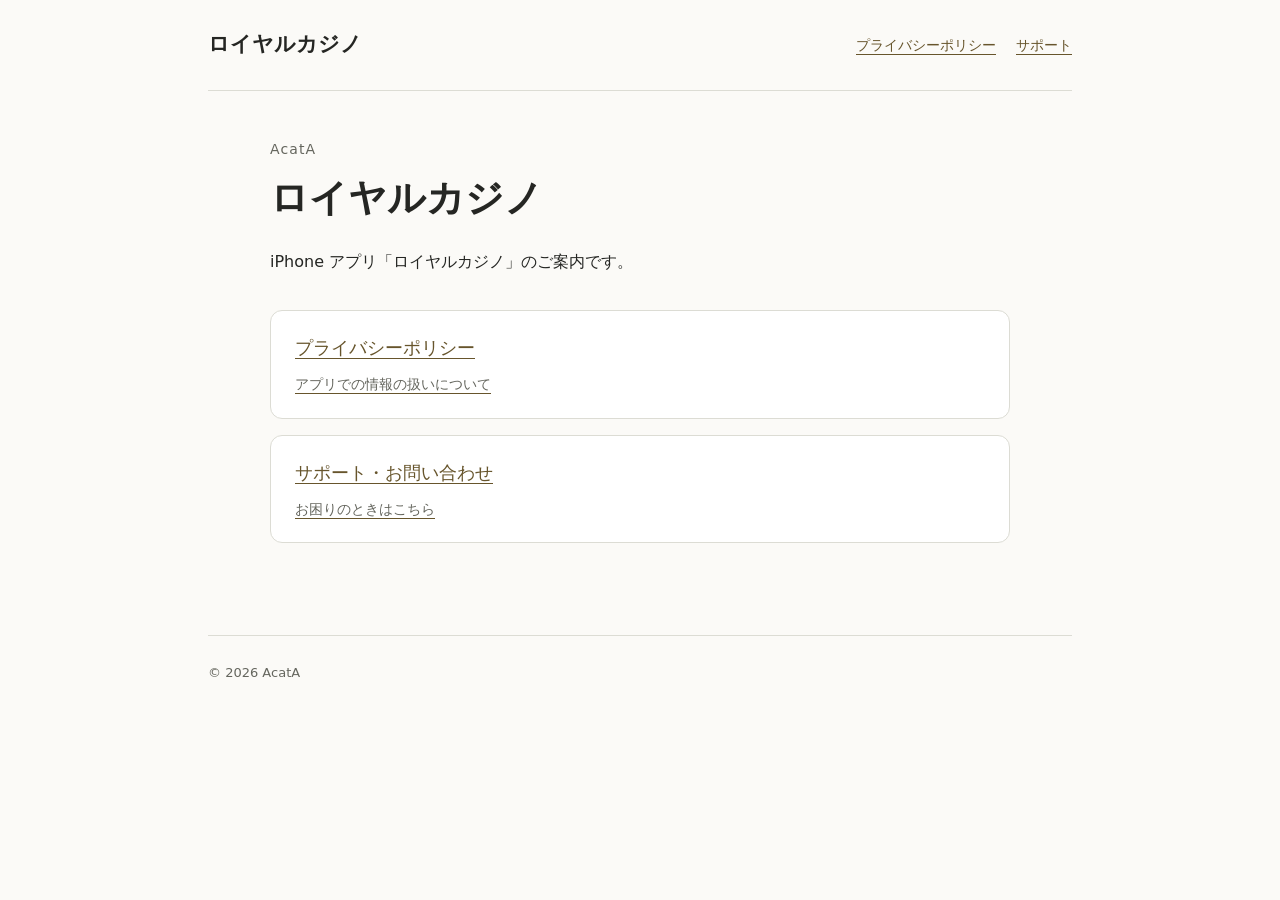
<file: index.html>
<!doctype html>
<html lang="ja">
<head>
  <meta charset="utf-8">
  <meta name="viewport" content="width=device-width, initial-scale=1">
  <title>ロイヤルカジノ</title>
  <meta name="description" content="iPhone アプリ「ロイヤルカジノ」の公式案内とプライバシーポリシーです。">
  <link rel="stylesheet" href="style.css">
</head>
<body>
  <header><a class="brand" href="./">ロイヤルカジノ</a><nav aria-label="サイト内の案内"><a href="privacy-policy.html">プライバシーポリシー</a><a href="https://acata.xvps.jp/support/">サポート</a></nav></header>
  <main><p class="eyebrow">AcatA</p>
<h1>ロイヤルカジノ</h1>
<p>iPhone アプリ「ロイヤルカジノ」のご案内です。</p>
<ul class="links">
  <li><a href="privacy-policy.html">プライバシーポリシー<span>アプリでの情報の扱いについて</span></a></li>
  <li><a href="https://acata.xvps.jp/support/">サポート・お問い合わせ<span>お困りのときはこちら</span></a></li>
</ul></main>
  <footer>© 2026 AcatA</footer>
</body>
</html>
</file>
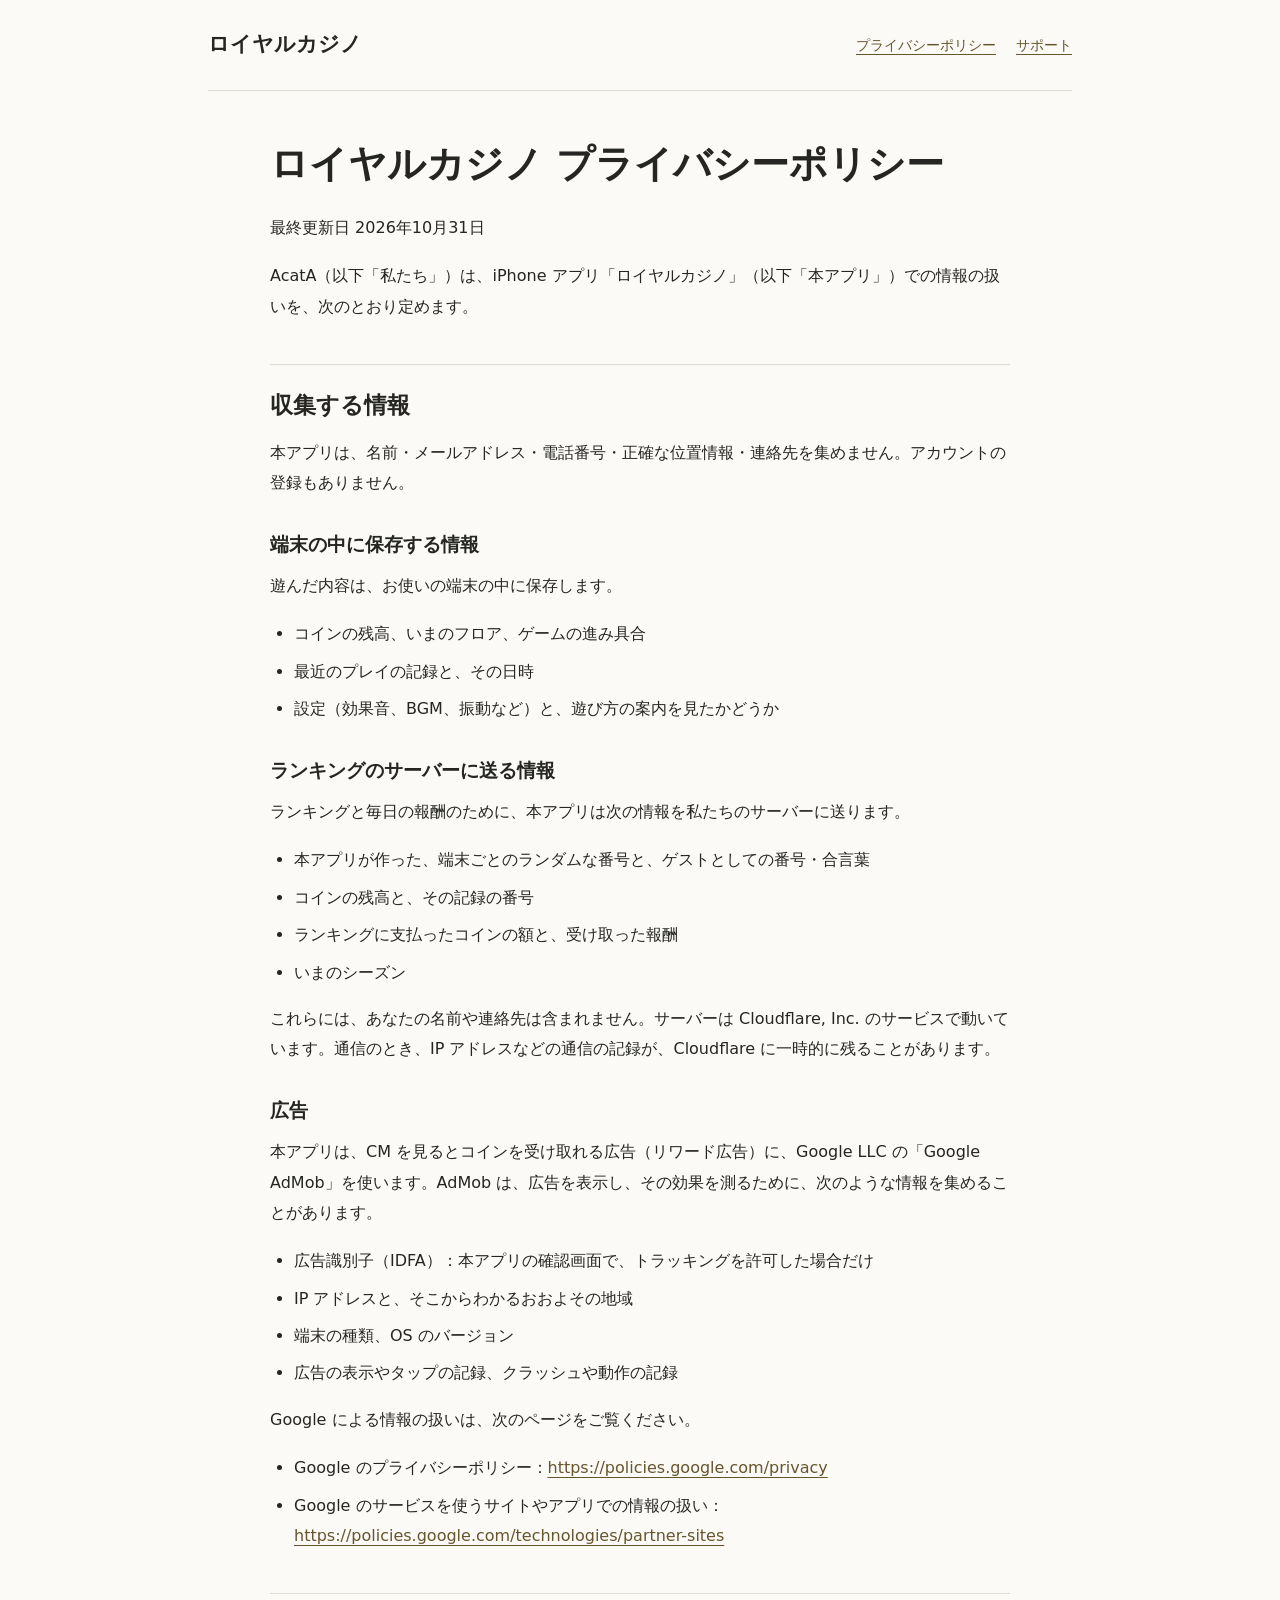
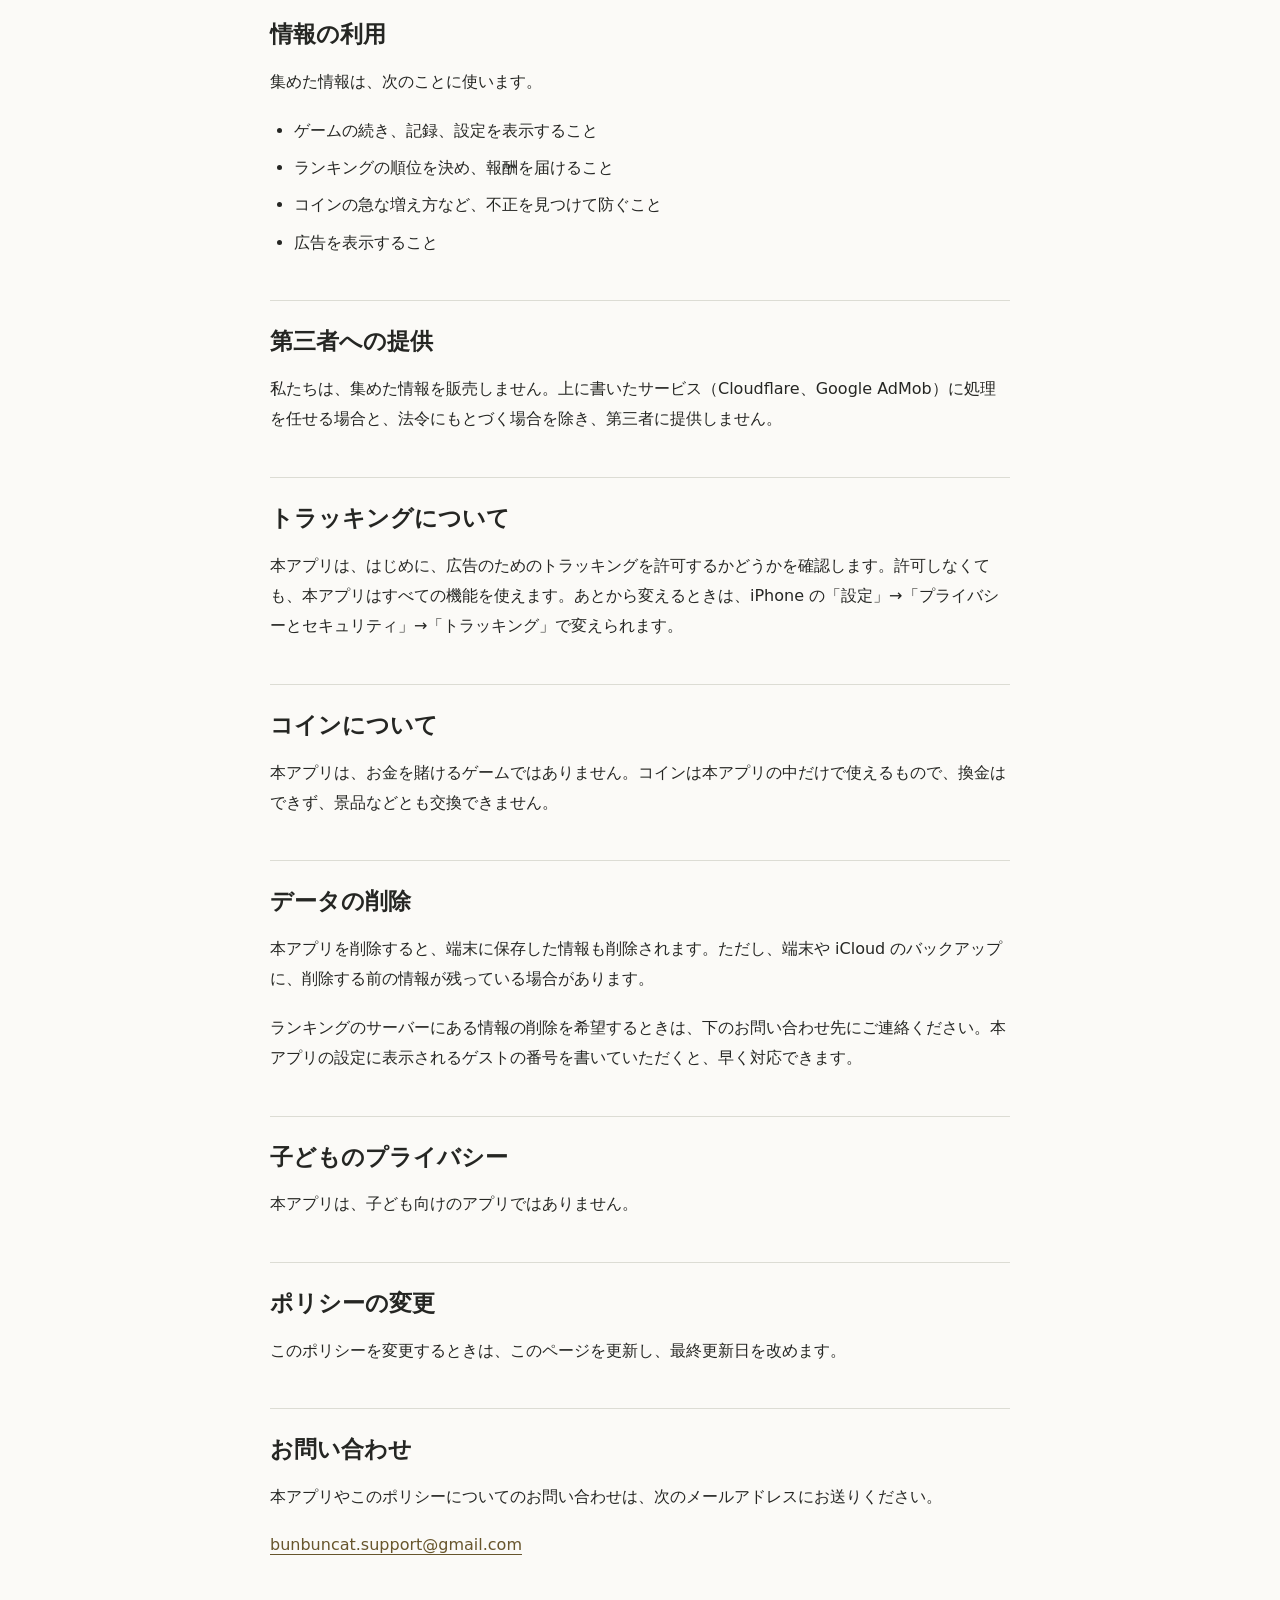
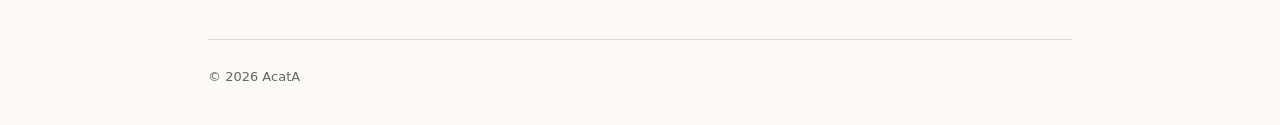
<file: privacy-policy.html>
<!doctype html>
<html lang="ja">
<head>
  <meta charset="utf-8">
  <meta name="viewport" content="width=device-width, initial-scale=1">
  <title>ロイヤルカジノ プライバシーポリシー</title>
  <meta name="description" content="iPhone アプリ「ロイヤルカジノ」の公式案内とプライバシーポリシーです。">
  <link rel="stylesheet" href="style.css">
</head>
<body>
  <header><a class="brand" href="./">ロイヤルカジノ</a><nav aria-label="サイト内の案内"><a href="privacy-policy.html">プライバシーポリシー</a><a href="https://acata.xvps.jp/support/">サポート</a></nav></header>
  <main><h1>ロイヤルカジノ プライバシーポリシー</h1>
<p>最終更新日 2026年10月31日</p>
<p>AcatA（以下「私たち」）は、iPhone アプリ「ロイヤルカジノ」（以下「本アプリ」）での情報の扱いを、次のとおり定めます。</p>
<h2>収集する情報</h2>
<p>本アプリは、名前・メールアドレス・電話番号・正確な位置情報・連絡先を集めません。アカウントの登録もありません。</p>
<h3>端末の中に保存する情報</h3>
<p>遊んだ内容は、お使いの端末の中に保存します。</p>
<ul>
<li>コインの残高、いまのフロア、ゲームの進み具合</li>
<li>最近のプレイの記録と、その日時</li>
<li>設定（効果音、BGM、振動など）と、遊び方の案内を見たかどうか</li>
</ul>
<h3>ランキングのサーバーに送る情報</h3>
<p>ランキングと毎日の報酬のために、本アプリは次の情報を私たちのサーバーに送ります。</p>
<ul>
<li>本アプリが作った、端末ごとのランダムな番号と、ゲストとしての番号・合言葉</li>
<li>コインの残高と、その記録の番号</li>
<li>ランキングに支払ったコインの額と、受け取った報酬</li>
<li>いまのシーズン</li>
</ul>
<p>これらには、あなたの名前や連絡先は含まれません。サーバーは Cloudflare, Inc. のサービスで動いています。通信のとき、IP アドレスなどの通信の記録が、Cloudflare に一時的に残ることがあります。</p>
<h3>広告</h3>
<p>本アプリは、CM を見るとコインを受け取れる広告（リワード広告）に、Google LLC の「Google AdMob」を使います。AdMob は、広告を表示し、その効果を測るために、次のような情報を集めることがあります。</p>
<ul>
<li>広告識別子（IDFA）：本アプリの確認画面で、トラッキングを許可した場合だけ</li>
<li>IP アドレスと、そこからわかるおおよその地域</li>
<li>端末の種類、OS のバージョン</li>
<li>広告の表示やタップの記録、クラッシュや動作の記録</li>
</ul>
<p>Google による情報の扱いは、次のページをご覧ください。</p>
<ul>
<li>Google のプライバシーポリシー：<a href="https://policies.google.com/privacy">https://policies.google.com/privacy</a></li>
<li>Google のサービスを使うサイトやアプリでの情報の扱い：<a href="https://policies.google.com/technologies/partner-sites">https://policies.google.com/technologies/partner-sites</a></li>
</ul>
<h2>情報の利用</h2>
<p>集めた情報は、次のことに使います。</p>
<ul>
<li>ゲームの続き、記録、設定を表示すること</li>
<li>ランキングの順位を決め、報酬を届けること</li>
<li>コインの急な増え方など、不正を見つけて防ぐこと</li>
<li>広告を表示すること</li>
</ul>
<h2>第三者への提供</h2>
<p>私たちは、集めた情報を販売しません。上に書いたサービス（Cloudflare、Google AdMob）に処理を任せる場合と、法令にもとづく場合を除き、第三者に提供しません。</p>
<h2>トラッキングについて</h2>
<p>本アプリは、はじめに、広告のためのトラッキングを許可するかどうかを確認します。許可しなくても、本アプリはすべての機能を使えます。あとから変えるときは、iPhone の「設定」→「プライバシーとセキュリティ」→「トラッキング」で変えられます。</p>
<h2>コインについて</h2>
<p>本アプリは、お金を賭けるゲームではありません。コインは本アプリの中だけで使えるもので、換金はできず、景品などとも交換できません。</p>
<h2>データの削除</h2>
<p>本アプリを削除すると、端末に保存した情報も削除されます。ただし、端末や iCloud のバックアップに、削除する前の情報が残っている場合があります。</p>
<p>ランキングのサーバーにある情報の削除を希望するときは、下のお問い合わせ先にご連絡ください。本アプリの設定に表示されるゲストの番号を書いていただくと、早く対応できます。</p>
<h2>子どものプライバシー</h2>
<p>本アプリは、子ども向けのアプリではありません。</p>
<h2>ポリシーの変更</h2>
<p>このポリシーを変更するときは、このページを更新し、最終更新日を改めます。</p>
<h2>お問い合わせ</h2>
<p>本アプリやこのポリシーについてのお問い合わせは、次のメールアドレスにお送りください。</p>
<p><a href="mailto:bunbuncat.support@gmail.com">bunbuncat.support@gmail.com</a></p></main>
  <footer>© 2026 AcatA</footer>
</body>
</html>
</file>
<file: style.css>
:root{color-scheme:light dark;--bg:#fbfaf7;--ink:#252623;--muted:#65665e;--line:#dcdcd4;--accent:#67552c;--card:#fff}*{box-sizing:border-box}body{margin:0 auto;max-width:920px;padding:0 28px;background:var(--bg);color:var(--ink);font-family:system-ui,-apple-system,BlinkMacSystemFont,"Hiragino Kaku Gothic ProN","Yu Gothic",sans-serif;font-size:16px;line-height:1.9;overflow-wrap:anywhere}a{color:var(--accent);text-underline-offset:4px}a:hover{text-decoration-thickness:2px}a:focus-visible{outline:3px solid var(--accent);outline-offset:5px}header{display:flex;align-items:center;justify-content:space-between;gap:24px;flex-wrap:wrap;padding:25px 0;border-bottom:1px solid var(--line)}.brand{font-size:21px;font-weight:700;text-decoration:none;color:var(--ink)}nav{display:flex;flex-wrap:wrap;gap:20px;font-size:14px}main{padding:45px 0 60px;max-width:740px;margin:auto}h1{font-size:clamp(27px,5vw,38px);line-height:1.5;margin:0 0 20px}h2{font-size:23px;line-height:1.6;margin:42px 0 14px;padding-top:22px;border-top:1px solid var(--line)}h3{font-size:19px;line-height:1.6;margin:30px 0 12px}p{margin:0 0 18px}ul{padding-left:24px}li{margin:7px 0}.eyebrow{font-size:14px;letter-spacing:.08em;color:var(--muted);margin-bottom:8px}.links{list-style:none;padding:0;margin:32px 0}.links li{margin:16px 0}.links a{display:block;background:var(--card);padding:20px 24px;border:1px solid var(--line);border-radius:12px;font-size:18px}.links span{display:block;color:var(--muted);font-size:14px;margin-top:6px}footer{border-top:1px solid var(--line);padding:25px 0 36px;color:var(--muted);font-size:13px}@media(max-width:520px){body{padding:0 20px}header{gap:12px}main{padding-top:30px}nav{gap:16px;font-size:13px}}@media(prefers-color-scheme:dark){:root{--bg:#181a18;--ink:#f1f0e7;--muted:#b7b8ae;--line:#44463e;--accent:#dfc786;--card:#252822}}@media print{header,footer{display:none}body{max-width:none;background:white;color:black}a{color:inherit}}
</file>
